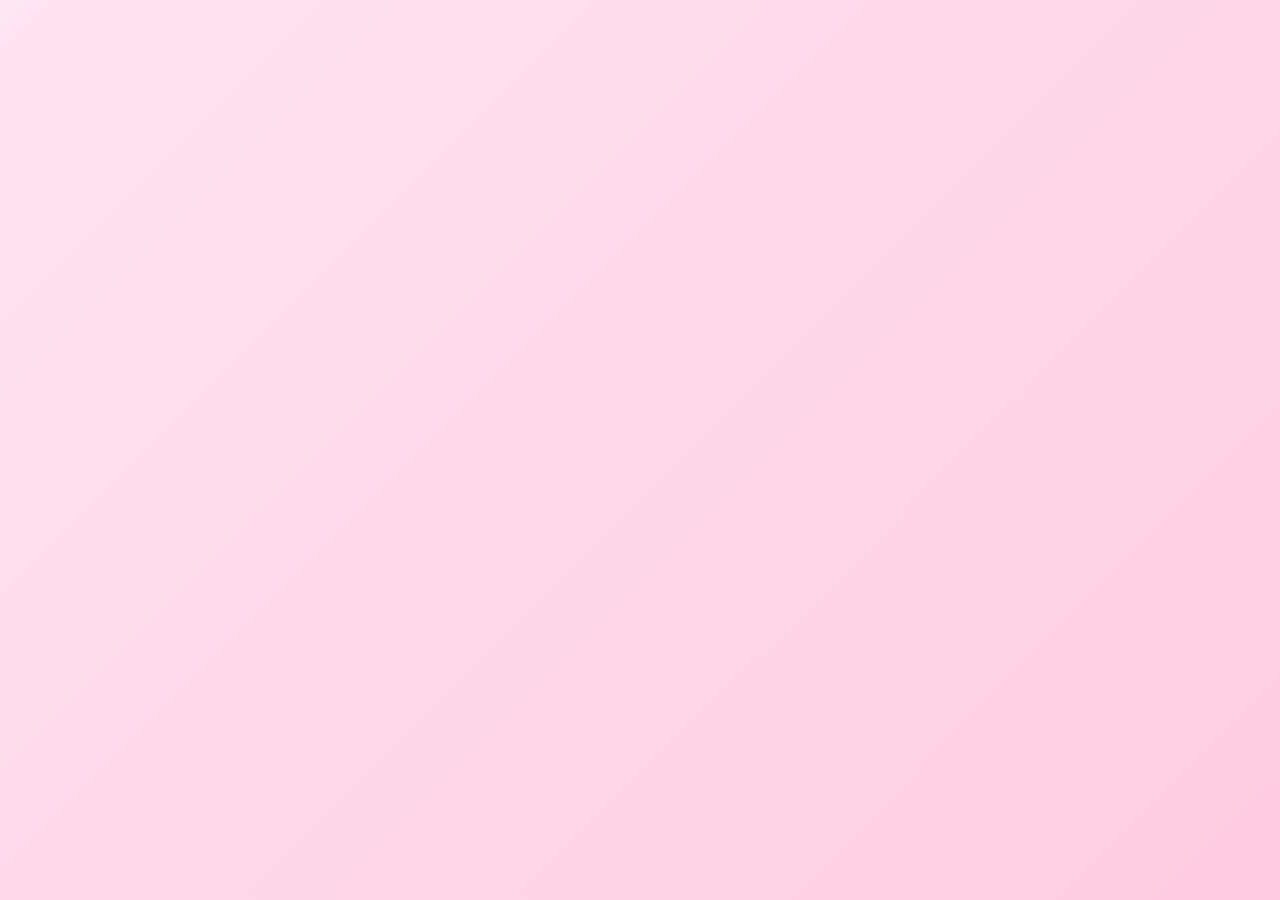
<file: index.html>
<!DOCTYPE html>
<html lang="id">
<head>
    <meta charset="UTF-8">
    <meta name="viewport" content="width=device-width, initial-scale=1.0">
    <title>Mochi Store - Aplikasi Premium</title>
    <link href="https://fonts.googleapis.com/css2?family=Nunito:wght@400;600;700;800&display=swap" rel="stylesheet">
    <style>
        :root {
            --pink-bg: #ffe4f2;
            --pink-soft: #fff0f7;
            --pink-primary: #ff6eb4;
            --pink-dark: #d81b60;
            --text-main: #5c3a46;
            --white: #ffffff;
        }

        body {
            font-family: 'Nunito', sans-serif;
            margin: 0;
            padding: 0;
            background: linear-gradient(135deg, var(--pink-bg) 0%, #ffcbe0 100%);
            color: var(--text-main);
            min-height: 100vh;
        }

        /* NAVBAR */
        nav {
            display: flex;
            justify-content: space-between;
            align-items: center;
            padding: 15px 40px;
            background: rgba(255, 255, 255, 0.7);
            backdrop-filter: blur(10px);
            position: sticky;
            top: 0;
            z-index: 100;
            box-shadow: 0 4px 15px rgba(255, 110, 180, 0.1);
        }
        .logo { font-size: 1.5em; font-weight: 800; color: var(--pink-primary); display: flex; align-items: center; gap: 8px; }
        .nav-links { display: flex; gap: 20px;
</file>
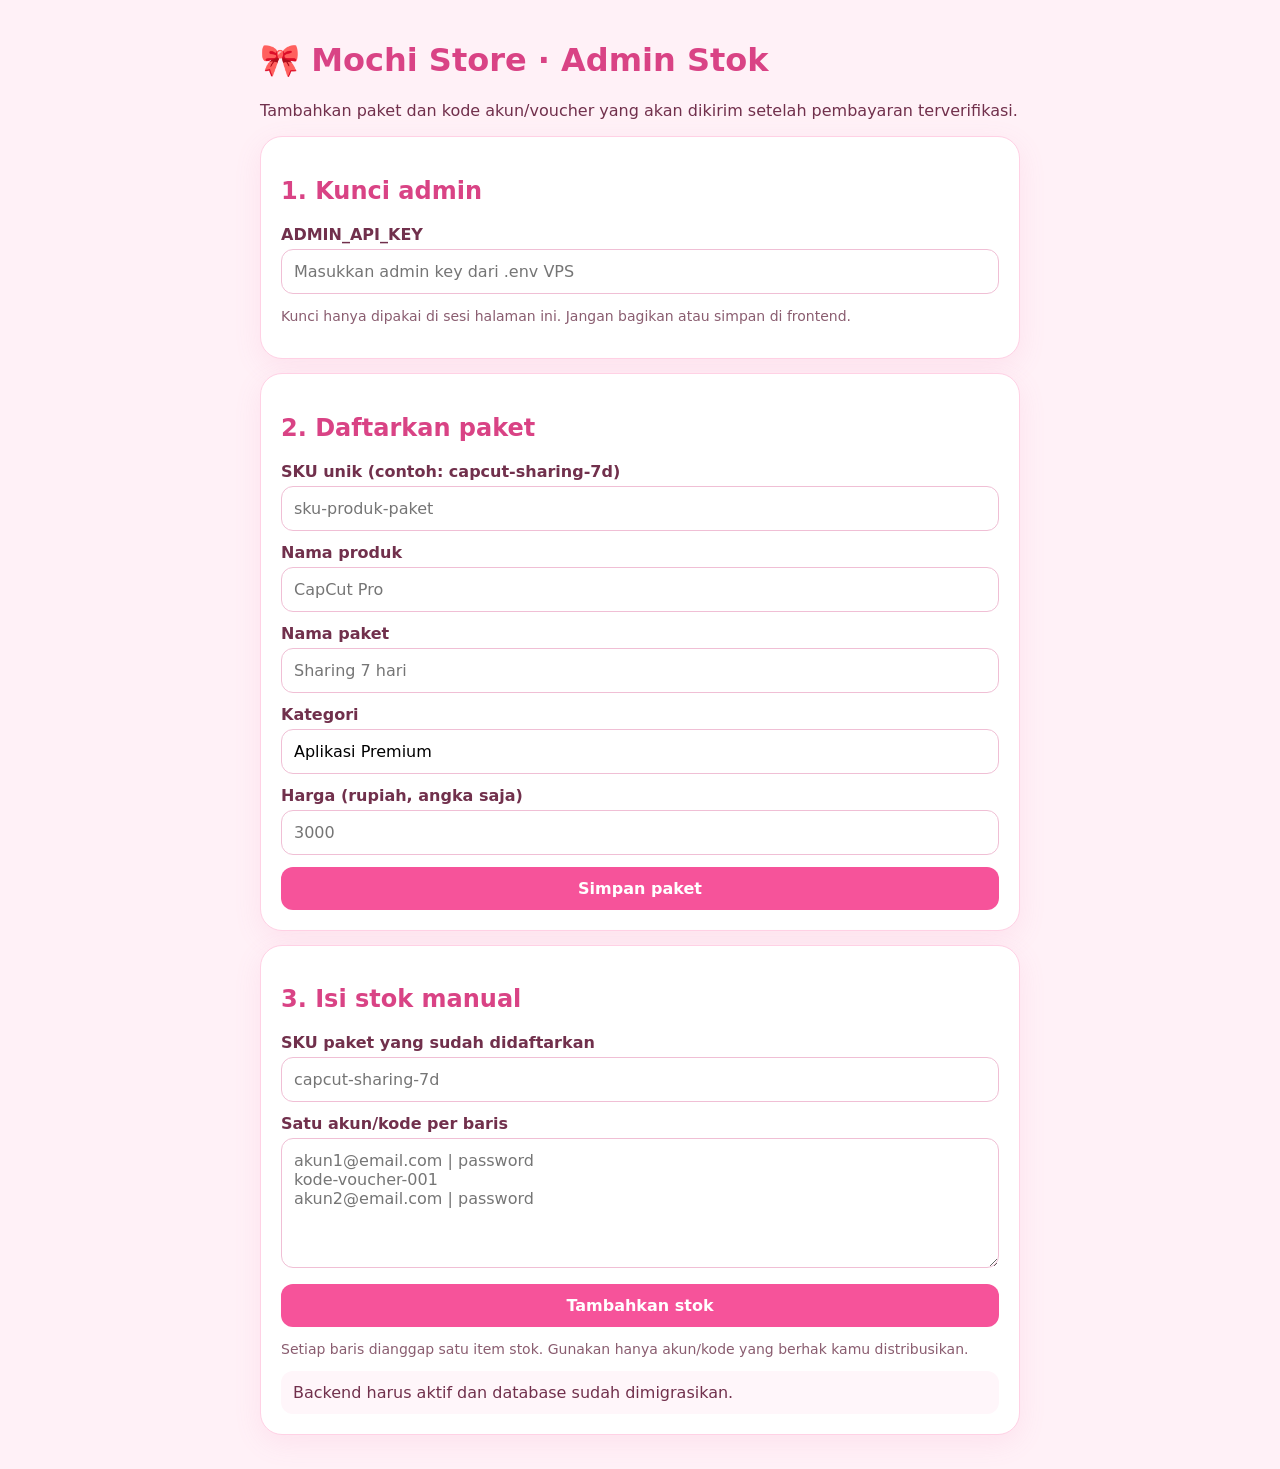
<file: admin-stok.html>
<!doctype html><html lang="id"><head><meta charset="utf-8"><meta name="viewport" content="width=device-width,initial-scale=1"><title>Admin Stok · Mochi Store</title><style>body{font-family:Nunito,system-ui,sans-serif;background:#fff1f7;color:#71304c;margin:0;padding:20px}.wrap{max-width:760px;margin:auto}.card{background:white;border:1px solid #ffd1e5;border-radius:22px;padding:20px;margin:14px 0;box-shadow:0 8px 28px #e96ca31c}h1,h2{color:#d94385}label{display:block;font-weight:700;margin:12px 0 5px}input,textarea,button{box-sizing:border-box;width:100%;padding:12px;border:1px solid #f0bfd5;border-radius:12px;font:inherit}textarea{min-height:130px}button{background:#f6539a;color:white;border:0;font-weight:800;margin-top:12px;cursor:pointer}.note{font-size:14px;color:#8a5d70}.status{white-space:pre-wrap;background:#fff6fa;padding:12px;border-radius:12px;margin-top:12px}</style></head><body><main class="wrap"><h1>🎀 Mochi Store · Admin Stok</h1><p>Tambahkan paket dan kode akun/voucher yang akan dikirim setelah pembayaran terverifikasi.</p><section class="card"><h2>1. Kunci admin</h2><label>ADMIN_API_KEY</label><input id="key" type="password" autocomplete="off" placeholder="Masukkan admin key dari .env VPS"><p class="note">Kunci hanya dipakai di sesi halaman ini. Jangan bagikan atau simpan di frontend.</p></section><section class="card"><h2>2. Daftarkan paket</h2><label>SKU unik (contoh: capcut-sharing-7d)</label><input id="sku" placeholder="sku-produk-paket"><label>Nama produk</label><input id="name" placeholder="CapCut Pro"><label>Nama paket</label><input id="pack" placeholder="Sharing 7 hari"><label>Kategori</label><input id="category" value="Aplikasi Premium"><label>Harga (rupiah, angka saja)</label><input id="price" type="number" min="1" placeholder="3000"><button id="saveProduct">Simpan paket</button></section><section class="card"><h2>3. Isi stok manual</h2><label>SKU paket yang sudah didaftarkan</label><input id="stockSku" placeholder="capcut-sharing-7d"><label>Satu akun/kode per baris</label><textarea id="items" placeholder="akun1@email.com | password&#10;kode-voucher-001&#10;akun2@email.com | password"></textarea><button id="addStock">Tambahkan stok</button><p class="note">Setiap baris dianggap satu item stok. Gunakan hanya akun/kode yang berhak kamu distribusikan.</p><div class="status" id="status" role="status">Backend harus aktif dan database sudah dimigrasikan.</div></section></main><script>
const $=id=>document.getElementById(id);async function api(path,body){const r=await fetch(path,{method:'POST',headers:{'Content-Type':'application/json','x-admin-key':$('key').value},body:JSON.stringify(body)});const d=await r.json().catch(()=>({}));if(!r.ok)throw Error(d.error||'Permintaan gagal');return d}function report(t){$('status').textContent=t}
$('saveProduct').onclick=async()=>{try{const d=await api('/api/admin/products',{sku:$('sku').value.trim(),name:$('name').value.trim(),packageName:$('pack').value.trim(),category:$('category').value.trim(),price:Number($('price').value)});report('Paket berhasil disimpan. SKU: '+$('sku').value.trim());}catch(e){report('Gagal: '+e.message)}};
$('addStock').onclick=async()=>{try{const items=$('items').value.split(/\r?\n/).map(x=>x.trim()).filter(Boolean);const d=await api('/api/admin/stock',{sku:$('stockSku').value.trim(),items});report('Berhasil menambahkan '+d.added+' item stok.');$('items').value='';}catch(e){report('Gagal: '+e.message)}};
</script></body></html>
</file>
